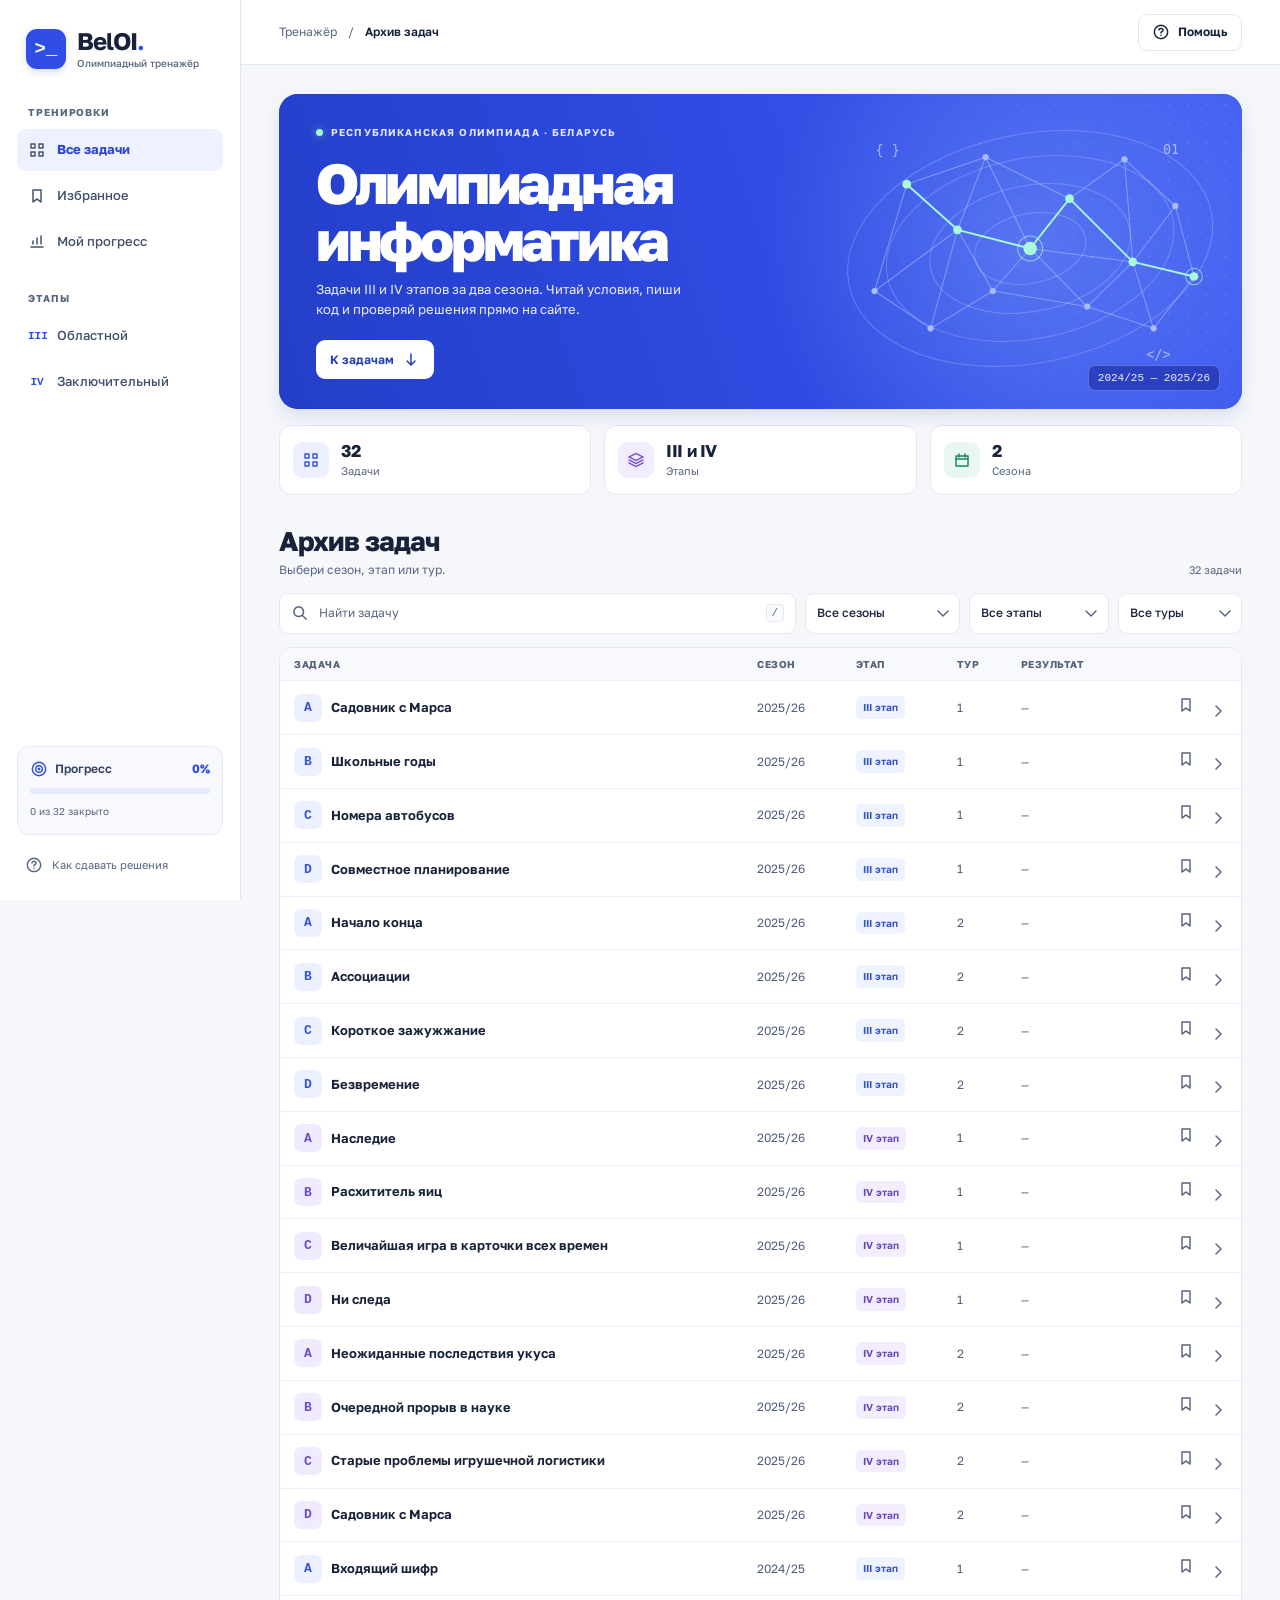
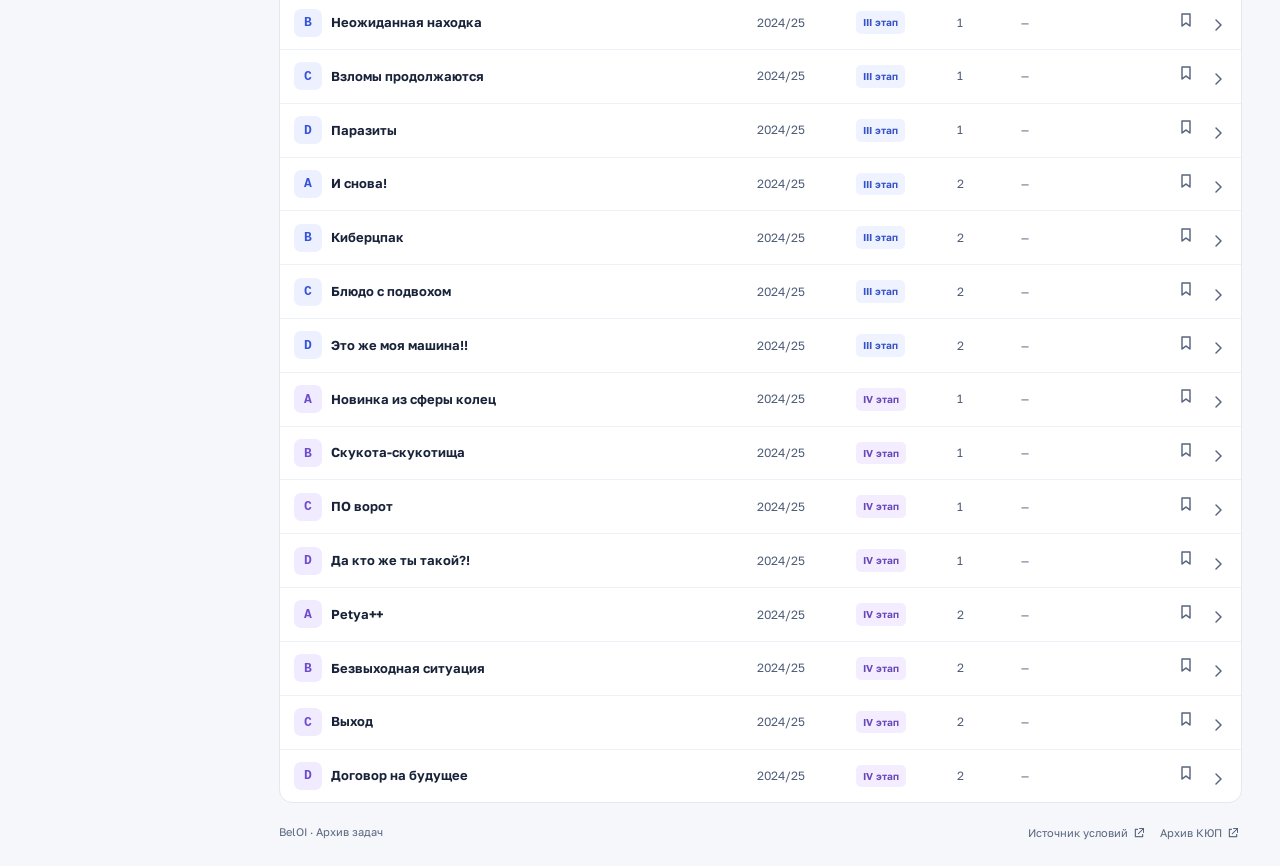
<file: index.html>
<!doctype html>
<html lang="ru">
<head>
  <meta charset="utf-8">
  <meta name="viewport" content="width=device-width, initial-scale=1">
  <meta name="theme-color" content="#f5f6fa">
  <meta name="description" content="Задачи III и IV этапов республиканской олимпиады по информатике в Беларуси за 2024/25 и 2025/26 учебные годы.">
  <title>BelOI · Архив задач</title>
  <link rel="stylesheet" href="style.css?v=judge1">
  <script type="module" src="app.js?v=judge3"></script>
</head>
<body>
  <a class="skip-link" href="#main">К содержанию</a>
  <div class="layout">
    <aside class="sidebar" id="sidebar" aria-label="Основная навигация">
      <a class="brand" href="#archive">
        <span class="brand-mark" aria-hidden="true">&gt;_</span>
        <span><strong>BelOI<span>.</span></strong><small>Олимпиадный тренажёр</small></span>
      </a>
      <nav class="side-nav">
        <span class="nav-label">Тренировки</span>
        <a class="side-link" data-view="archive" href="#archive"><span data-icon="grid"></span>Все задачи</a>
        <a class="side-link" data-view="saved" href="#saved"><span data-icon="bookmark"></span>Избранное <span id="saved-count" class="side-count"></span></a>
        <a class="side-link" data-view="progress" href="#progress"><span data-icon="chart"></span>Мой прогресс</a>
        <span class="nav-label nav-break">Этапы</span>
        <a class="side-link" data-view="stage-3" href="#stage-3"><span class="side-roman">III</span>Областной</a>
        <a class="side-link" data-view="stage-4" href="#stage-4"><span class="side-roman">IV</span>Заключительный</a>
      </nav>
      <div class="sidebar-bottom">
        <a class="progress-card" href="#progress">
          <div class="progress-label"><span data-icon="target"></span> Прогресс <b id="progress-pct">0%</b></div>
          <span class="progress-track"><span id="progress-fill"></span></span>
          <small id="progress-summary">Решено 0 задач</small>
        </a>
        <button class="side-help text-btn" data-help><span data-icon="help"></span> Как сдавать решения</button>
      </div>
    </aside>
    <div class="right">
      <header class="topbar">
        <div class="top-inner">
          <button class="icon-btn mobile-nav" id="mobile-nav" aria-label="Меню" aria-controls="sidebar" aria-expanded="false" data-icon="menu"></button>
          <div class="breadcrumbs"><a href="#archive">Тренажёр</a><span aria-hidden="true">/</span><span id="crumb">Архив задач</span></div>
          <button class="outline-btn top-help" data-help><span data-icon="help"></span> Помощь</button>
        </div>
      </header>
      <main id="main" class="main-content" tabindex="-1">
        <div id="archive-view">
          <section class="hero" id="hero" aria-labelledby="hero-title">
            <canvas id="hero-graph" aria-hidden="true"></canvas>
            <div class="hero-content">
              <span class="hero-kicker"><span></span> РЕСПУБЛИКАНСКАЯ ОЛИМПИАДА · БЕЛАРУСЬ</span>
              <h1 id="hero-title">Олимпиадная<br>информатика</h1>
              <p>Задачи III и IV этапов за два сезона. Читай условия, пиши код и проверяй решения прямо на сайте.</p>
              <button class="hero-btn" id="browse-btn">К задачам <span data-icon="arrow-down"></span></button>
            </div>
            <span class="hero-period">2024/25 — 2025/26</span>
          </section>
          <div class="summary" id="summary"></div>
          <section id="catalog" aria-labelledby="catalog-title" tabindex="-1">
            <div class="section-heading">
              <div><h2 id="catalog-title" tabindex="-1">Архив задач</h2><p id="catalog-note">Выбери сезон, этап или тур.</p></div>
              <span class="result-count" id="result-count" aria-live="polite"></span>
            </div>
            <div class="filters">
              <label class="search"><span data-icon="search"></span><input id="search" type="search" placeholder="Найти задачу" autocomplete="off" aria-label="Поиск по названию задачи"><kbd>/</kbd></label>
              <label class="select-wrap"><span class="sr-only">Сезон</span><select id="season"><option value="">Все сезоны</option><option value="2026">2025/26</option><option value="2025">2024/25</option></select><span data-icon="chevron-down"></span></label>
              <label class="select-wrap"><span class="sr-only">Этап</span><select id="stage"><option value="">Все этапы</option><option value="3">III этап</option><option value="4">IV этап</option></select><span data-icon="chevron-down"></span></label>
              <label class="select-wrap"><span class="sr-only">Тур</span><select id="tour"><option value="">Все туры</option><option value="1">Тур 1</option><option value="2">Тур 2</option></select><span data-icon="chevron-down"></span></label>
            </div>
            <div id="catalog-content"></div>
          </section>
        </div>
        <div id="task-view" hidden></div>
        <footer class="footer"><span>BelOI · Архив задач</span><span><a id="source-link" target="_blank" rel="noopener noreferrer">Источник условий <span data-icon="external"></span></a><a href="https://official.contest.yandex.ru/CYF/archive/" target="_blank" rel="noopener noreferrer">Архив КЮП <span data-icon="external"></span></a></span></footer>
      </main>
    </div>
  </div>
  <dialog id="help-dialog">
    <div class="dialog-head"><span class="metric-icon" data-icon="help"></span><button type="button" class="icon-btn" data-close aria-label="Закрыть" data-icon="x"></button></div>
    <h2>Как сдавать решения</h2>
    <ol>
      <li>Открой задачу и прочитай условие из архива олимпиады.</li>
      <li>Напиши код в редакторе или загрузи свой файл. Черновик сохранится в этом браузере.</li>
      <li>Выбери C++ или Python и нажми «Проверить решение». Первый запуск загружает компилятор в браузер.</li>
      <li>Автопроверка использует примеры из условий и дополнительные тренировочные тесты. Для задач с открытыми тестами можно проверить готовый ответ.</li>
      <li>Запуск идёт на твоём устройстве. Лимит времени тренировочный и учитывает размер входа.</li>
    </ol>
    <form method="dialog"><button class="primary-btn">Понятно</button></form>
  </dialog>
  <div id="toast" class="toast" role="status" hidden></div>
</body>
</html>
</file>
<file: style.css>
@import url('https://fonts.googleapis.com/css2?family=Golos+Text:wght@400;500;600;700;800&display=swap');

:root{color-scheme:light;--bg:#f6f7fb;--paper:#fff;--text:#182239;--muted:#58657e;--border:#e3e8f1;--blue:#304de6;--blue-deep:#243fcb;--light-blue:#eef1ff;--purple:#7250cc;--green:#087a5e;--radius:16px;font-family:'Golos Text','Segoe UI',sans-serif}
*,*::before,*::after{box-sizing:border-box}
body{margin:0;background:var(--bg);color:var(--text);font-size:14px;line-height:1.48}
a{text-decoration:none;color:inherit}
button,input,select,textarea{font:inherit}
button,select{cursor:pointer}
button{color:inherit}
button:disabled{opacity:.55;cursor:default}
button:focus-visible,a:focus-visible,select:focus-visible,input:focus-visible,textarea:focus-visible{outline:3px solid #677bff;outline-offset:3px}
[hidden]{display:none!important}
.sr-only,.skip-link:not(:focus){position:absolute;width:1px;height:1px;overflow:hidden;clip-path:inset(50%);white-space:nowrap}
.skip-link:focus{position:fixed;top:8px;left:8px;z-index:20;padding:10px;background:#fff;color:#223ebd}
[data-icon]{display:inline-flex;align-items:center;justify-content:center;flex:none;width:18px;height:18px}
[data-icon] canvas{display:block;width:18px;height:18px}
.layout{--sidebar:241px}
.sidebar{width:var(--sidebar);position:fixed;inset:0 auto 0 0;display:flex;flex-direction:column;background:var(--paper);border-right:1px solid var(--border);padding:28px 17px 17px;z-index:4}
.sidebar{overflow-y:auto}
.brand{display:flex;align-items:center;gap:11px;margin:0 0 34px 9px;width:max-content}
.brand-mark{width:40px;height:40px;display:grid;place-items:center;background:#304de6;color:#fff;border-radius:11px;font:700 19px/1 Consolas,monospace;box-shadow:0 3px 7px #304de630}
.brand strong{display:block;font-size:24px;letter-spacing:-1.1px;line-height:1.05}
.brand strong span{color:var(--blue)}
.brand small{display:block;margin-top:3px;color:var(--muted);font-size:10px;font-weight:500}
.side-nav{display:grid;gap:4px}
.nav-label{font-size:10px;font-weight:700;letter-spacing:.09em;color:var(--muted);text-transform:uppercase;padding:0 11px 5px}
.nav-break{margin-top:24px}
.side-link{border-radius:9px;min-height:42px;display:flex;align-items:center;gap:11px;padding:0 11px;color:#43506a;font-size:13px;font-weight:500}
.side-link:hover,.side-help:hover{background:#f4f6fc;color:var(--blue)}
.side-link[aria-current]{background:var(--light-blue);color:#2d46ce;font-weight:700}
.side-count{margin-left:auto;font-size:11px}
.side-roman{width:18px;text-align:center;font:700 11px Consolas,monospace;color:var(--blue)}
.sidebar-bottom{margin-top:auto}
.progress-card{display:block;border:1px solid #e4e9f6;background:#f8f9fe;border-radius:12px;padding:13px 12px;margin-bottom:12px}
.progress-card:hover{border-color:#bbc7fb}
.progress-label{display:flex;align-items:center;gap:7px;color:#34425d;font-size:12px;font-weight:600}
.progress-label [data-icon]{color:var(--blue)}
.progress-label b{margin-left:auto;color:var(--blue);font-size:12px}
.progress-track{height:6px;border-radius:6px;background:#e5eafa;display:block;margin:10px 0 6px;overflow:hidden}
.progress-track span{display:block;background:var(--blue);height:100%;width:0;border-radius:inherit}
.progress-card small{font-size:10px;color:var(--muted)}
.text-btn,.icon-btn{background:none;border:0;border-radius:8px;padding:0}
.side-help{display:flex;align-items:center;gap:9px;padding:9px 8px;font-size:11px;color:var(--muted);width:100%;text-align:left}
.right{margin-left:var(--sidebar)}
.topbar{height:65px;background:var(--paper);border-bottom:1px solid var(--border)}
.top-inner,.main-content{max-width:1370px;margin:auto;padding-inline:38px}
.top-inner{height:100%;display:flex;align-items:center;justify-content:space-between;gap:12px}
.breadcrumbs{display:flex;align-items:center;gap:11px;font-size:12px;color:var(--muted)}
.breadcrumbs a:hover,.footer a:hover{color:var(--blue)}
.breadcrumbs #crumb{font-weight:600;color:var(--text)}
.main-content{padding-top:29px}
.outline-btn,.primary-btn,.hero-btn{display:inline-flex;align-items:center;justify-content:center;gap:8px;min-height:37px;border:1px solid var(--border);border-radius:9px;padding:0 13px;background:#fff;font-size:12px;font-weight:650;white-space:nowrap}
.outline-btn:hover{color:var(--blue);border-color:#bdc7f5;background:#f9faff}
.primary-btn{background:var(--blue);border-color:var(--blue);color:#fff}
.primary-btn:hover{background:var(--blue-deep)}
.icon-btn{width:35px;height:35px;display:inline-flex;align-items:center;justify-content:center;color:var(--muted)}
.icon-btn:hover,.icon-btn[aria-pressed=true]{background:var(--light-blue);color:var(--blue)}
.mobile-nav{display:none}
.hero{position:relative;isolation:isolate;background:#2946d9;overflow:hidden;min-height:301px;border-radius:19px;color:#fff;box-shadow:0 8px 18px #243cb221}
#hero-graph{z-index:-1;position:absolute;inset:0;width:100%;height:100%}
.hero-content{position:relative;padding:31px 37px 30px;max-width:535px}
.hero-kicker{display:flex;align-items:center;gap:8px;color:#e4e9ff;font-size:10px;font-weight:650;letter-spacing:.115em}
.hero-kicker>span{width:7px;height:7px;background:#a4f8cf;display:inline-block;border-radius:50%;box-shadow:0 0 10px #a4f8cf85}
.hero h1{font-size:clamp(37px,4.4vw,63px);line-height:1.02;letter-spacing:-.058em;margin:14px 0 10px;font-weight:800}
.hero p{margin:0 0 20px;color:#edf0ff;font-size:13px;max-width:390px;line-height:1.6}
.hero-btn{min-height:39px;border-color:transparent;color:#213bbf;padding-inline:13px;font-size:12px}
.hero-btn:hover{background:#e9eeff}
.hero-period{position:absolute;right:22px;bottom:18px;background:#2135afbb;color:#edf1ff;border:1px solid #a1affb70;padding:6px 9px;border-radius:7px;font:500 11px Consolas,monospace}
.summary{display:grid;grid-template-columns:repeat(3,minmax(0,1fr));gap:13px;margin:16px 0 31px}
.metric{display:flex;align-items:center;gap:12px;min-height:70px;padding:11px 13px;border:1px solid var(--border);border-radius:12px;background:#fff}
.metric-icon{display:grid;place-items:center;width:36px;height:36px;border-radius:9px;background:#edf1ff;color:#3756d7}
.metric-icon canvas{width:18px;height:18px}
.metric:nth-child(2) .metric-icon{background:#f2ecff;color:#7652cf}
.metric:nth-child(3) .metric-icon{background:#e8f8f1;color:#148565}
.metric strong,.metric small{display:block}
.metric strong{font-size:17px;line-height:1.2;letter-spacing:-.025em}
.metric small{font-size:11px;color:var(--muted);margin-top:2px}
#catalog{scroll-margin-top:18px}
#catalog:focus{outline:none}
.section-heading{display:flex;align-items:flex-end;justify-content:space-between;gap:9px;margin-bottom:14px}
.section-heading h2{font-size:27px;line-height:1.13;font-weight:750;letter-spacing:-.038em;margin:0 0 4px}
.section-heading p{font-size:12px;color:var(--muted);margin:0}
.result-count{font-size:11px;color:var(--muted);white-space:nowrap}
.filters{display:grid;grid-template-columns:minmax(0,1fr) minmax(122px,.3fr) minmax(115px,.27fr) minmax(108px,.24fr);gap:9px;margin-bottom:13px}
.search,.select-wrap{height:41px;display:flex;align-items:center;gap:8px;border:1px solid var(--border);border-radius:9px;background:#fff;color:var(--muted);padding:0 11px}
.search:focus-within,.select-wrap:focus-within{border-color:#8a9cf4;box-shadow:0 0 0 2px #dbe3ff}
.search input,.select-wrap select{min-width:0;width:100%;border:0;background:none;color:var(--text);outline:none;font-size:12px}
.search input::placeholder{color:var(--muted);opacity:1}
.search input:focus-visible,.select-wrap select:focus-visible{outline:none}
.search input::-webkit-search-cancel-button{cursor:pointer}
kbd{font:11px Consolas,monospace;border:1px solid var(--border);border-radius:4px;padding:2px 5px;background:#f9fafc;color:#647189}
.select-wrap{position:relative;padding:0}
.select-wrap select{appearance:none;height:100%;padding:0 28px 0 11px;font-weight:500;border-radius:inherit}
.select-wrap>[data-icon]{width:15px;position:absolute;right:9px;pointer-events:none}
.table-wrap{border:1px solid var(--border);border-radius:13px;overflow:hidden;background:#fff}
.task-table{width:100%;border-collapse:collapse;text-align:left}
.task-table th{background:#f8f9fd;color:#53617a;font-size:10px;font-weight:700;letter-spacing:.055em;text-transform:uppercase;white-space:nowrap}
.task-table th,.task-table td{padding:9px 12px}
.task-table td{border-top:1px solid #ecf0f7;font-size:12px;color:#505e77}
.task-table tr:hover td{background:#f9faff}
.task-table th:first-child,.task-table td:first-child{padding-left:14px}
.task-table th:last-child,.task-table td:last-child{padding-right:9px;text-align:right}
.task-name{display:flex;align-items:center;gap:9px;color:var(--text);font-size:13px;font-weight:650}
.task-name:hover{color:var(--blue)}
.task-compact,.compact-score{display:none}
.task-compact{margin-top:2px;color:var(--muted);font-size:10px;font-weight:500}
.compact-score.scored{color:#3354c3;font-weight:600}
.compact-score.solved{color:var(--green);font-weight:650}
.letter{display:grid;place-items:center;flex:none;width:28px;height:28px;border-radius:7px;background:#edf1ff;color:#3653d7;font:700 13px Consolas,monospace}
.letter.final{background:#f0ebff;color:#6d4bcb}
.stage-tag{display:inline-flex;align-items:center;padding:4px 7px;border-radius:5px;background:#eff3ff;color:#3653c5;white-space:nowrap;font-size:10px;font-weight:650}
.stage-tag.final{background:#f3edff;color:#6847b9}
.row-status{white-space:nowrap;font-size:11px}
.row-status.scored{color:#3354c3;font-weight:600}
.row-status.solved{color:var(--green);font-weight:650}
.row-actions{white-space:nowrap}
.row-actions .icon-btn{width:29px;height:29px}
.row-actions a{vertical-align:middle}
.empty{border:1px dashed #d6def0;border-radius:12px;padding:35px 16px;background:#fff;text-align:center}
.empty h3{margin:0 0 4px;font-size:16px}
.empty p{color:var(--muted);margin:0 0 12px;font-size:12px}
.footer{display:flex;justify-content:space-between;gap:10px;padding:21px 0 24px;color:var(--muted);font-size:11px}
.footer>span:last-child{display:flex;flex-wrap:wrap;gap:12px}
.footer a{display:inline-flex;align-items:center;gap:2px}
.footer [data-icon]{transform:scale(.75)}
.task-top,.task-meta,.task-actions,.editor-actions,.task-nav{display:flex;align-items:center;flex-wrap:wrap;gap:8px}
.task-top{justify-content:space-between;margin-bottom:15px}
.task-top .back{color:var(--blue);display:inline-flex;align-items:center;gap:7px;font-weight:650;font-size:12px}
.task-top .back:hover{text-decoration:underline}
.task-card{background:#fff;border:1px solid var(--border);border-radius:15px;padding:19px}
.task-title{display:flex;align-items:center;gap:11px;margin:4px 0 9px}
.task-title .letter{width:42px;height:42px;border-radius:10px;font-size:21px}
.task-title h1{margin:0;font-size:clamp(23px,3.25vw,40px);line-height:1.11;letter-spacing:-.045em}
.task-meta{font-size:12px;color:var(--muted);gap:5px 12px}
.task-meta>span{display:inline-flex;align-items:center;gap:4px}
.task-grid{display:grid;grid-template-columns:minmax(0,1.28fr) minmax(0,1fr);gap:13px;margin-top:13px;align-items:start}
.task-grid h2{font-size:17px;margin:0;letter-spacing:-.02em}
.card-head{display:flex;justify-content:space-between;align-items:center;gap:9px;margin-bottom:10px}
.card-head .outline-btn{min-height:32px}
.detail-text{color:var(--muted);font-size:12px;margin:5px 0 12px}
.statement-summary{margin:12px 0 17px;font-size:14px;line-height:1.65}
.statement-source{display:flex;align-items:center;justify-content:space-between;gap:8px;padding:12px;background:#f5f7fd;border:1px solid var(--border);border-radius:9px}
.statement-source strong,.statement-source small{display:block}
.statement-source strong{font-size:12px}
.statement-source small{font-size:11px;color:var(--muted);margin-top:2px}
.judge-panel{margin-top:15px;border-top:1px solid var(--border);padding-top:13px}
.judge-heading,.judge-buttons{display:flex;align-items:center;flex-wrap:wrap;gap:8px}
.judge-heading{justify-content:space-between}
.judge-heading h3{font-size:15px;margin:0;letter-spacing:-.018em}
.judge-local{border-radius:5px;background:#e7f7ef;color:#087357;padding:3px 7px;font-weight:650;font-size:10px}
.judge-context{margin:5px 0 9px}
.judge-extra,.judge-choice{margin:8px 0}
.judge-extra summary,.judge-result summary,.score-form summary{width:max-content;max-width:100%;font-size:12px;color:var(--blue);font-weight:650;cursor:pointer}
.judge-custom{display:grid;gap:8px;margin-top:6px}
.judge-custom label,.judge-choice{display:grid;gap:4px;font-size:12px;font-weight:650}
.judge-custom textarea,.judge-choice textarea,.judge-choice select{display:block;width:100%;box-sizing:border-box;border:1px solid var(--border);background:#fff;color:var(--text);border-radius:8px;padding:8px}
.judge-custom textarea,.judge-choice textarea{font:12px/1.5 Consolas,monospace;resize:vertical}
.judge-custom button{justify-self:start}
.judge-result,.judge-file-input{margin:9px 0 0;padding:10px 11px;border:1px solid var(--border);border-radius:9px;background:#f5f7fd}
.judge-result>strong,.judge-result>small{display:block}
.judge-result>small{font-size:11px;color:var(--muted);margin-top:2px}
.judge-result p{font-size:12px;margin:4px 0}
.judge-result details{margin-top:6px}
.judge-result pre,.judge-file-input{font:12px/1.45 Consolas,monospace;white-space:pre-wrap;overflow-wrap:anywhere;max-height:150px;overflow:auto}
.judge-result pre{background:#fff;padding:6px;margin:3px 0 7px;border-radius:5px}
.judge-file-input{margin:0 0 9px}
.judge-result[data-verdict="accepted"]{background:#eaf8f1;border-color:#bde8d4;color:#0a6d50}
.judge-result[data-verdict="wrong"],.judge-result[data-verdict="runtime"],.judge-result[data-verdict="compile"],.judge-result[data-verdict="time"]{background:#fff4f3;border-color:#f3d5d1;color:#8e392d}
.judge-result[data-verdict="partial"]{background:#fff9e8;border-color:#f2dfa7;color:#765901}
.editor-shell{border:1px solid #273651;border-radius:10px;overflow:hidden;background:#17223a;color:#edf2ff}
.editor-bar{background:#202d48;padding:8px 9px;display:flex;align-items:center;justify-content:space-between;gap:7px}
.editor-bar select{min-width:105px;max-width:100%;background:#17223a;border:1px solid #4b5d81;border-radius:5px;padding:4px 5px;color:#fff;font-size:11px}
.editor-bar small{color:#d7e2ff;font-size:10px}
#code{font:13px/1.55 Consolas,monospace;display:block;width:100%;min-height:236px;resize:vertical;border:0;color:inherit;background:none;margin:0;padding:11px;tab-size:4}
#code:focus-visible{outline-offset:-3px}
.editor-actions{margin-top:10px}
.editor-actions .primary-btn{margin-left:auto}
.file-label{cursor:pointer}
.file-label:focus-within{outline:3px solid #677bff;outline-offset:3px}
.score-form{border-top:1px solid var(--border);margin-top:14px;padding-top:12px}
.score-form label{font-size:12px;font-weight:650}
.score-form form{margin-top:8px}
.score-input{display:flex;align-items:center;gap:7px;margin-top:6px}
.score-input input{width:73px;border:1px solid var(--border);border-radius:8px;padding:7px;color:var(--text)}
.score-input .remove-score{margin-left:auto}
.task-nav{justify-content:space-between;margin-top:12px}
.task-nav a{display:flex;align-items:center;gap:4px;color:var(--blue);font-size:12px;font-weight:600}
.task-nav a:hover{text-decoration:underline}
.bookmark-label{white-space:normal;text-align:left}
dialog{border:1px solid var(--border);border-radius:16px;max-width:min(440px,calc(100% - 24px));padding:20px;color:var(--text);box-shadow:0 12px 45px #18223940}
dialog::backdrop{background:#16233a85}
.dialog-head{display:flex;justify-content:space-between;align-items:center}
dialog h2{font-size:22px;margin:10px 0}
dialog ol{font-size:13px;color:var(--muted);padding-left:19px}
dialog li{margin-bottom:7px}
.toast{position:fixed;z-index:8;right:20px;bottom:20px;background:#192642;color:#fff;border-radius:9px;padding:11px 14px;max-width:calc(100vw - 40px);font-size:12px;box-shadow:0 6px 20px #18223930}
@media(max-width:1080px){.layout{--sidebar:211px}.top-inner,.main-content{padding-inline:24px}.task-grid{grid-template-columns:minmax(0,1fr)}}
@media(max-width:820px){.layout{--sidebar:185px}.sidebar{padding-inline:12px}.top-inner,.main-content{padding-inline:16px}.hero-content{padding-inline:24px}.task-table th,.task-table td{padding-inline:7px}.row-actions a{display:none}.filters{grid-template-columns:minmax(0,1fr) repeat(3,minmax(92px,.45fr))}}
@media(max-width:670px){.layout{--sidebar:220px}.right{margin-left:0}.topbar{height:52px}.top-inner,.main-content{padding-inline:12px}.top-inner{justify-content:flex-start}.top-help{margin-left:auto}.main-content{padding-top:13px}.mobile-nav{display:inline-flex}.sidebar{display:none}.sidebar.open{display:flex;box-shadow:12px 0 40px #19264225}.hero{min-height:265px;border-radius:14px}.hero-content{padding:22px 17px 29px;max-width:360px}.hero h1{font-size:41px}.hero p{font-size:12px;max-width:268px}.hero-kicker{font-size:8px;letter-spacing:.06em}.hero-period{font-size:9px;right:8px;bottom:8px}.summary{gap:5px;margin:9px 0 21px}.metric{gap:5px;min-height:57px;padding:6px 4px}.metric-icon{width:28px;height:28px}.metric strong{font-size:14px}.metric small{font-size:9px}.section-heading h2{font-size:23px}.filters{grid-template-columns:repeat(3,minmax(0,1fr));gap:5px}.search{grid-column:1/-1}.search,.select-wrap{height:37px}.select-wrap select{font-size:11px}.task-table th,.task-table td,.task-table th:first-child,.task-table td:first-child{padding:6px 4px}.task-table th:first-child,.task-table td:first-child{padding-left:6px}.task-table th:last-child,.task-table td:last-child{padding-right:4px}.task-table th{font-size:9px}.task-table td{font-size:10px}.task-name{font-size:11px;gap:4px}.task-name .letter{width:19px;height:24px;font-size:11px}.stage-tag{font-size:9px;padding:2px 3px}.row-status{font-size:9px}.task-table .tour-column{display:none}.footer{flex-direction:column}.task-card{padding:11px}.statement-frame{height:370px}}
@media(max-width:375px){.hero h1{font-size:36px}.hero-content{padding-inline:12px}.metric-icon{width:23px}.metric{gap:3px}.task-table .status-column{display:none}.breadcrumbs{gap:5px}.top-help{padding-inline:7px}}
@media(max-width:670px){.task-compact{display:block}}
@media(max-width:375px){.compact-score{display:inline}}
</file>
